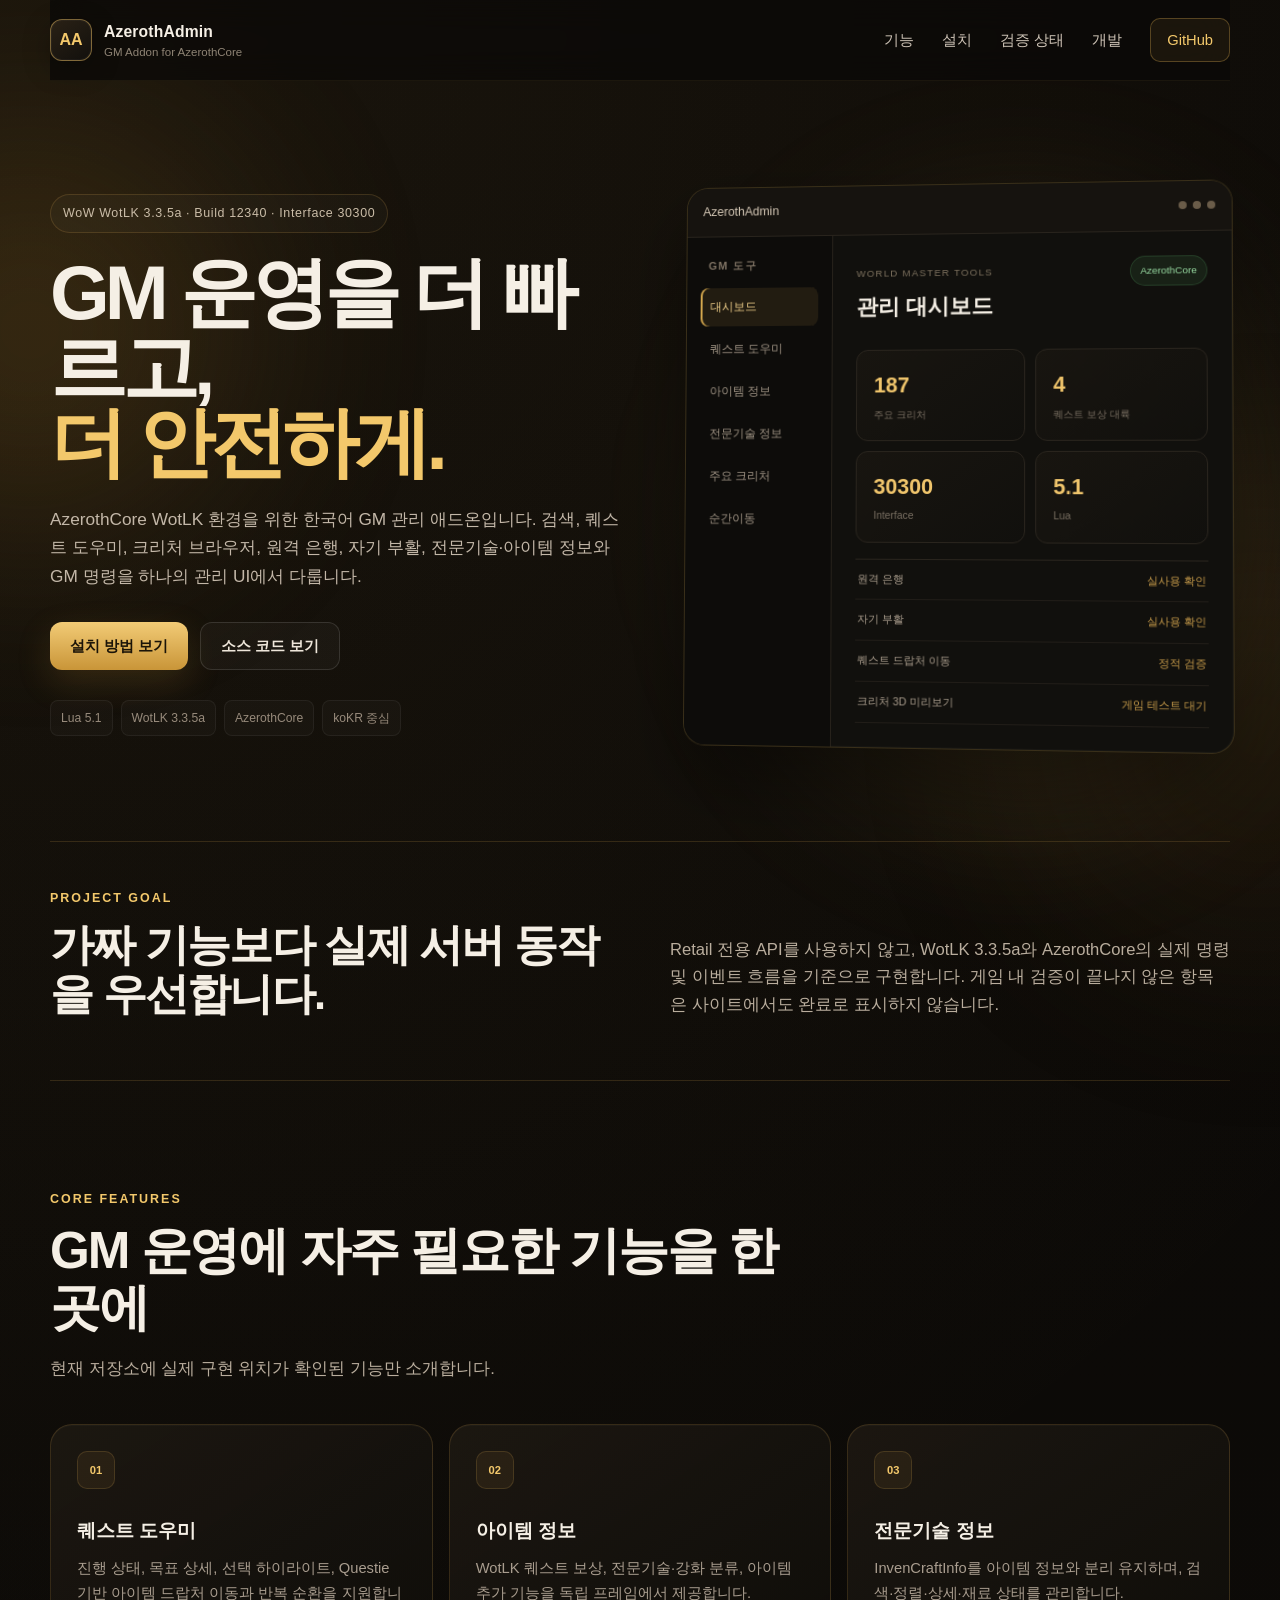
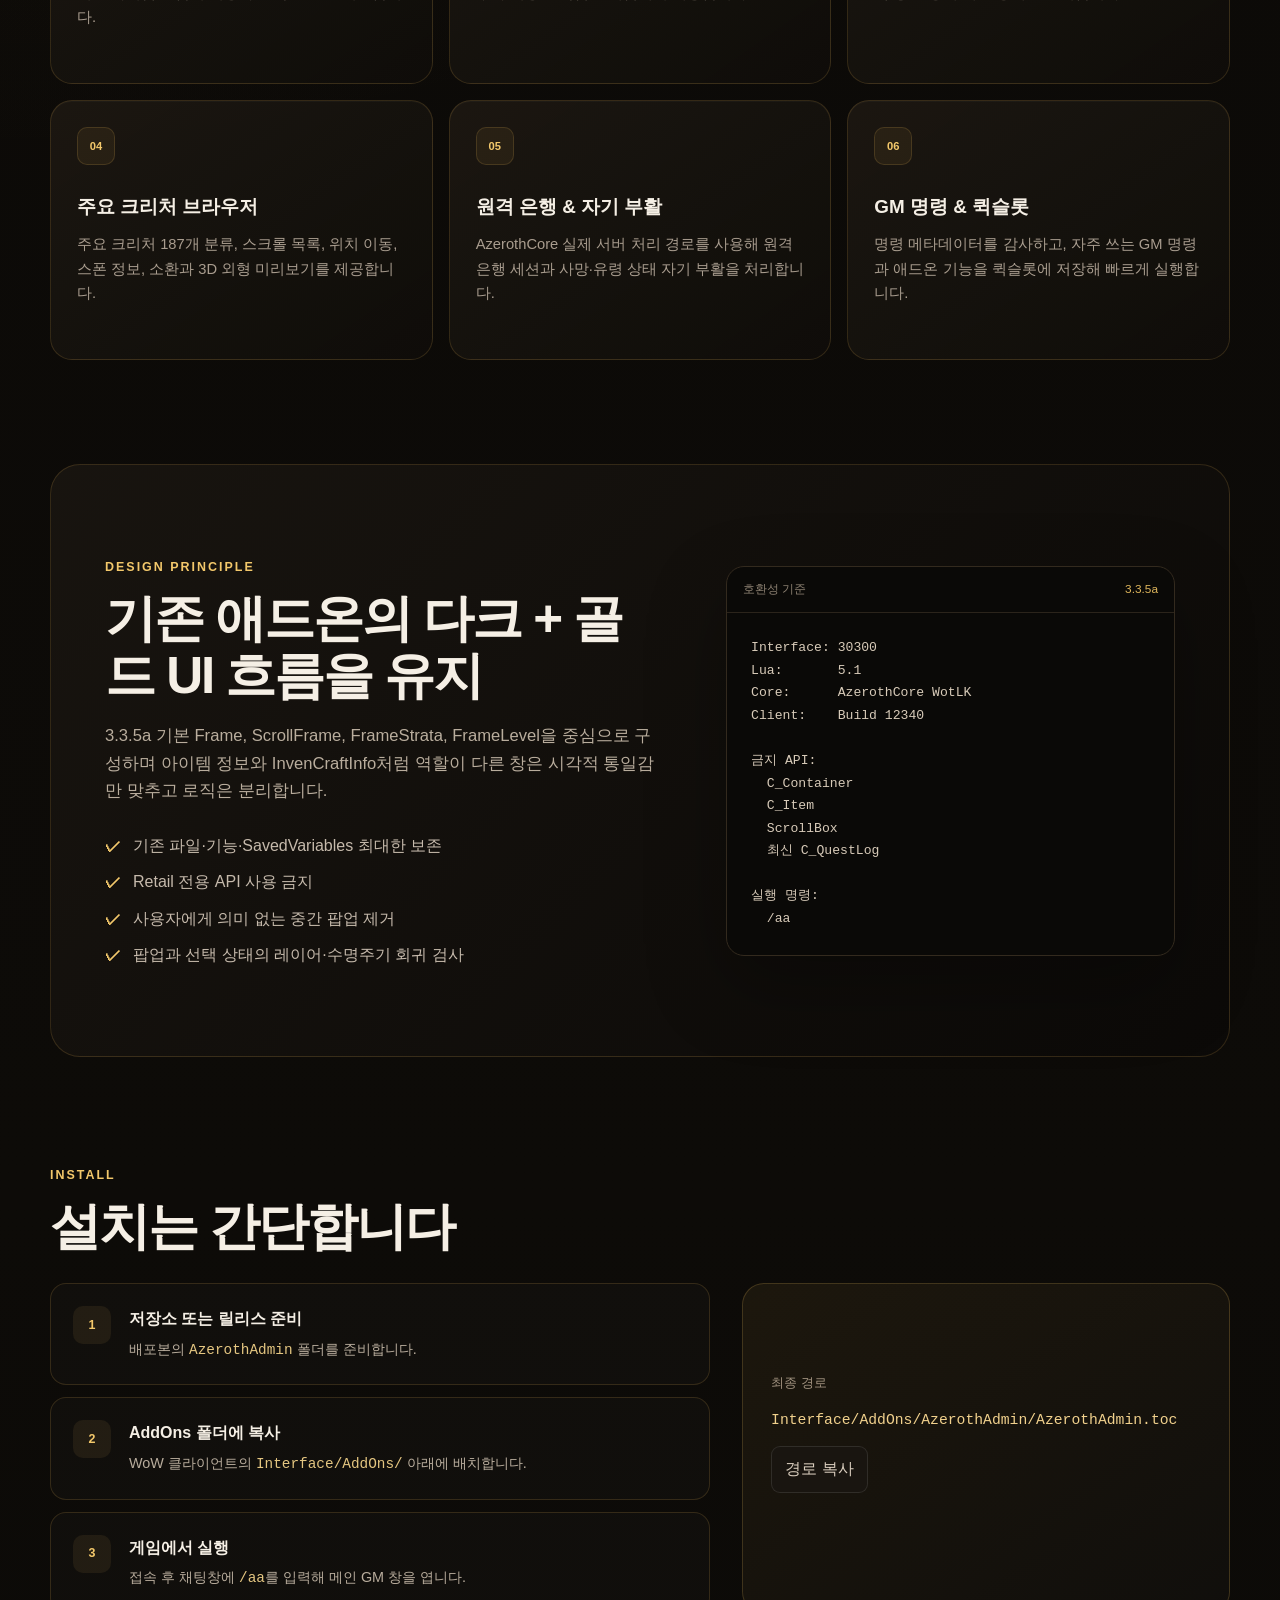
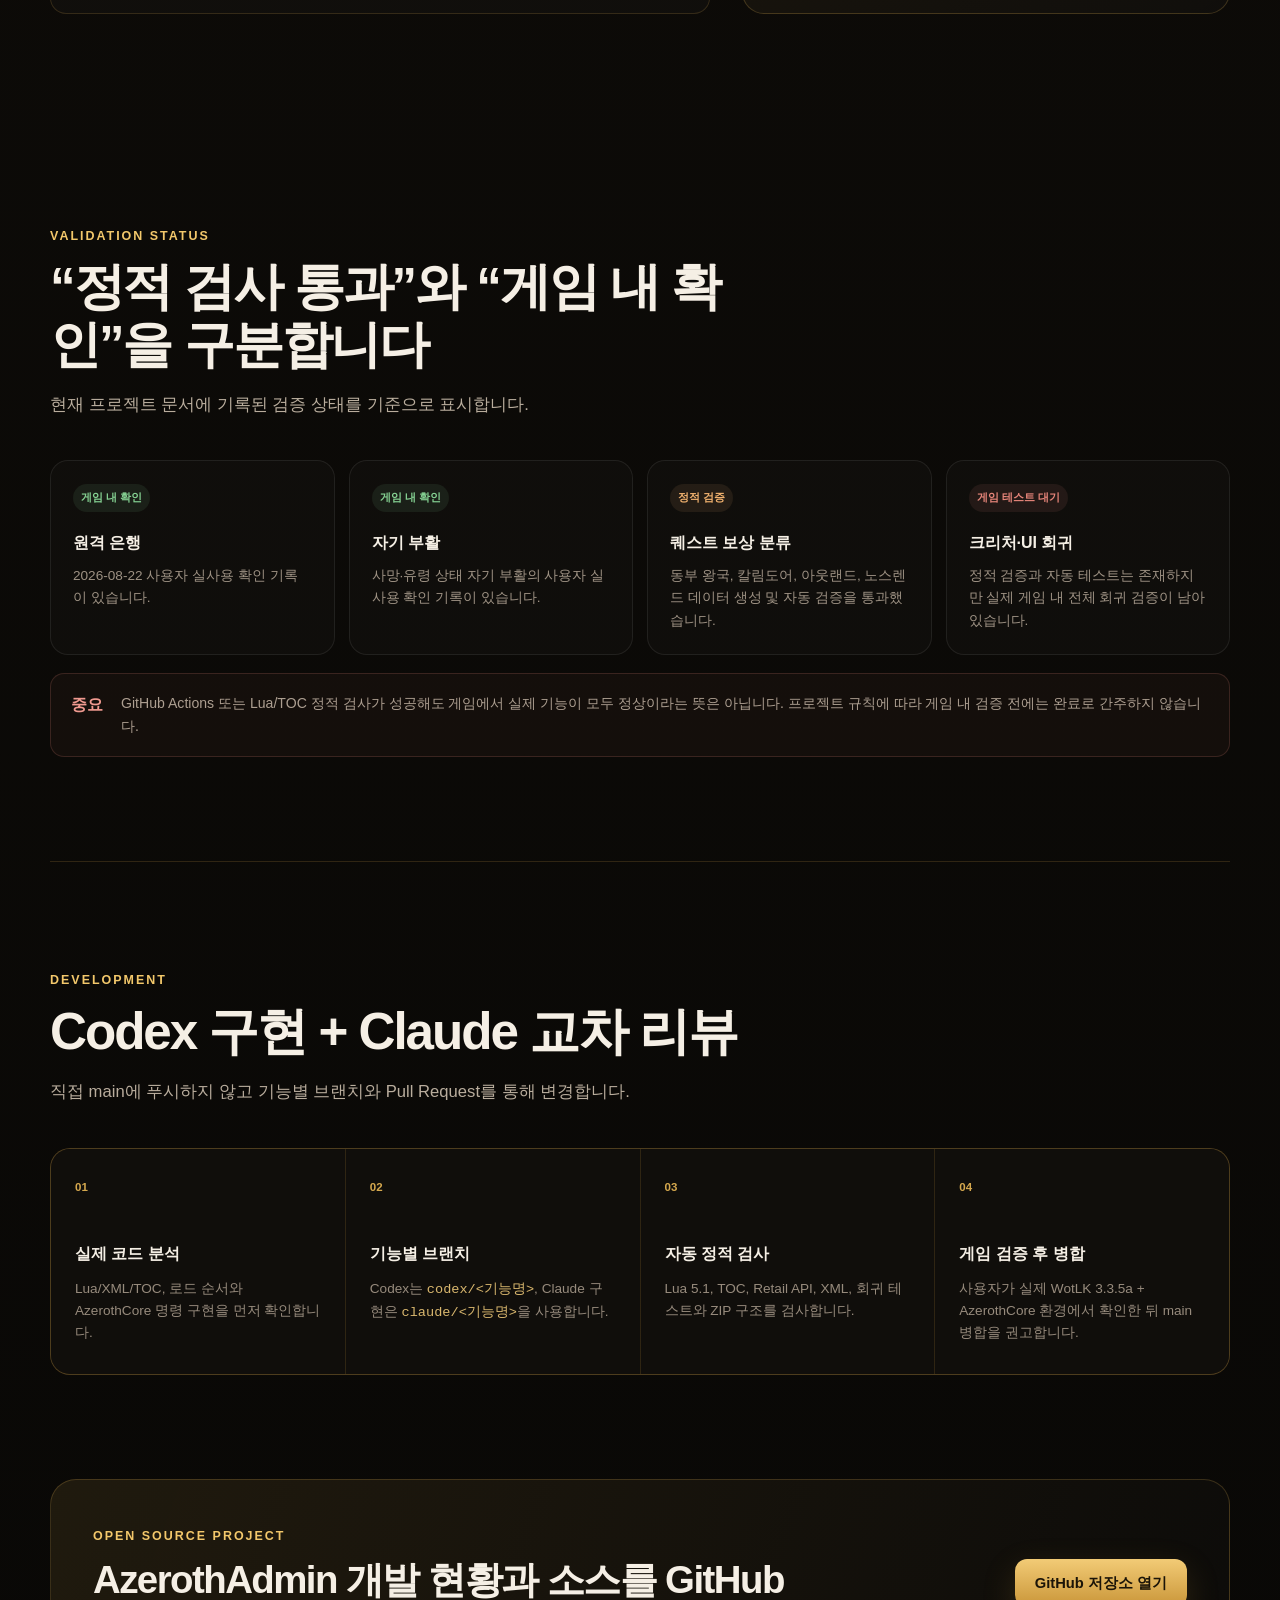
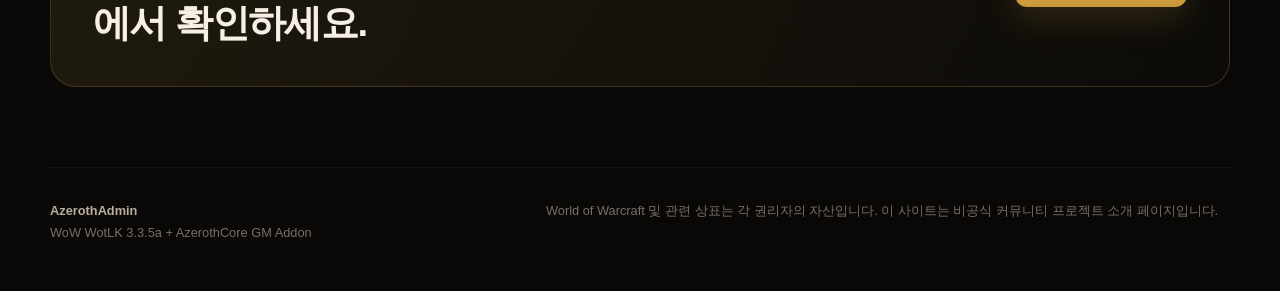
<file: site/index.html>
<!doctype html>
<html lang="ko">
<head>
  <meta charset="utf-8">
  <meta name="viewport" content="width=device-width, initial-scale=1">
  <meta name="description" content="WoW WotLK 3.3.5a Build 12340 + AzerothCore용 AzerothAdmin GM 애드온 프로젝트 사이트">
  <meta name="theme-color" content="#0d0b08">
  <title>AzerothAdmin GM Addon</title>
  <link rel="stylesheet" href="styles.css">
</head>
<body>
  <div class="ambient ambient-one"></div>
  <div class="ambient ambient-two"></div>

  <header class="site-header">
    <a class="brand" href="#top" aria-label="AzerothAdmin 홈">
      <span class="brand-mark">AA</span>
      <span>
        <strong>AzerothAdmin</strong>
        <small>GM Addon for AzerothCore</small>
      </span>
    </a>
    <button class="menu-button" id="menuButton" aria-expanded="false" aria-controls="siteNav">메뉴</button>
    <nav id="siteNav" class="site-nav" aria-label="주요 메뉴">
      <a href="#features">기능</a>
      <a href="#install">설치</a>
      <a href="#status">검증 상태</a>
      <a href="#development">개발</a>
      <a class="nav-cta" href="https://github.com/hilch1981-prog/azerothcore-gm-addon" target="_blank" rel="noreferrer">GitHub</a>
    </nav>
  </header>

  <main id="top">
    <section class="hero section-shell">
      <div class="hero-copy">
        <div class="eyebrow">WoW WotLK 3.3.5a · Build 12340 · Interface 30300</div>
        <h1>GM 운영을 더 빠르고,<br><span>더 안전하게.</span></h1>
        <p class="hero-lead">
          AzerothCore WotLK 환경을 위한 한국어 GM 관리 애드온입니다.
          검색, 퀘스트 도우미, 크리처 브라우저, 원격 은행, 자기 부활,
          전문기술·아이템 정보와 GM 명령을 하나의 관리 UI에서 다룹니다.
        </p>
        <div class="hero-actions">
          <a class="button primary" href="#install">설치 방법 보기</a>
          <a class="button secondary" href="https://github.com/hilch1981-prog/azerothcore-gm-addon" target="_blank" rel="noreferrer">소스 코드 보기</a>
        </div>
        <div class="compatibility-strip" aria-label="호환성">
          <span>Lua 5.1</span>
          <span>WotLK 3.3.5a</span>
          <span>AzerothCore</span>
          <span>koKR 중심</span>
        </div>
      </div>

      <div class="hero-panel" aria-label="애드온 UI 미리보기">
        <div class="mock-window">
          <div class="mock-titlebar">
            <span>AzerothAdmin</span>
            <div class="window-dots"><i></i><i></i><i></i></div>
          </div>
          <div class="mock-body">
            <aside class="mock-sidebar">
              <strong>GM 도구</strong>
              <button class="active">대시보드</button>
              <button>퀘스트 도우미</button>
              <button>아이템 정보</button>
              <button>전문기술 정보</button>
              <button>주요 크리처</button>
              <button>순간이동</button>
            </aside>
            <div class="mock-content">
              <div class="mock-heading">
                <div><small>WORLD MASTER TOOLS</small><h3>관리 대시보드</h3></div>
                <span class="status-pill">AzerothCore</span>
              </div>
              <div class="mock-grid">
                <article><b>187</b><span>주요 크리처</span></article>
                <article><b>4</b><span>퀘스트 보상 대륙</span></article>
                <article><b>30300</b><span>Interface</span></article>
                <article><b>5.1</b><span>Lua</span></article>
              </div>
              <div class="mock-list">
                <div><span>원격 은행</span><em>실사용 확인</em></div>
                <div><span>자기 부활</span><em>실사용 확인</em></div>
                <div><span>퀘스트 드랍처 이동</span><em>정적 검증</em></div>
                <div><span>크리처 3D 미리보기</span><em>게임 테스트 대기</em></div>
              </div>
            </div>
          </div>
        </div>
      </div>
    </section>

    <section class="section-shell intro-band">
      <div>
        <span class="section-kicker">PROJECT GOAL</span>
        <h2>가짜 기능보다 실제 서버 동작을 우선합니다.</h2>
      </div>
      <p>
        Retail 전용 API를 사용하지 않고, WotLK 3.3.5a와 AzerothCore의 실제 명령 및 이벤트 흐름을 기준으로 구현합니다.
        게임 내 검증이 끝나지 않은 항목은 사이트에서도 완료로 표시하지 않습니다.
      </p>
    </section>

    <section id="features" class="section-shell section-block">
      <div class="section-heading">
        <span class="section-kicker">CORE FEATURES</span>
        <h2>GM 운영에 자주 필요한 기능을 한 곳에</h2>
        <p>현재 저장소에 실제 구현 위치가 확인된 기능만 소개합니다.</p>
      </div>
      <div class="feature-grid">
        <article class="feature-card"><span class="feature-icon">01</span><h3>퀘스트 도우미</h3><p>진행 상태, 목표 상세, 선택 하이라이트, Questie 기반 아이템 드랍처 이동과 반복 순환을 지원합니다.</p></article>
        <article class="feature-card"><span class="feature-icon">02</span><h3>아이템 정보</h3><p>WotLK 퀘스트 보상, 전문기술·강화 분류, 아이템 추가 기능을 독립 프레임에서 제공합니다.</p></article>
        <article class="feature-card"><span class="feature-icon">03</span><h3>전문기술 정보</h3><p>InvenCraftInfo를 아이템 정보와 분리 유지하며, 검색·정렬·상세·재료 상태를 관리합니다.</p></article>
        <article class="feature-card"><span class="feature-icon">04</span><h3>주요 크리처 브라우저</h3><p>주요 크리처 187개 분류, 스크롤 목록, 위치 이동, 스폰 정보, 소환과 3D 외형 미리보기를 제공합니다.</p></article>
        <article class="feature-card"><span class="feature-icon">05</span><h3>원격 은행 & 자기 부활</h3><p>AzerothCore 실제 서버 처리 경로를 사용해 원격 은행 세션과 사망·유령 상태 자기 부활을 처리합니다.</p></article>
        <article class="feature-card"><span class="feature-icon">06</span><h3>GM 명령 & 퀵슬롯</h3><p>명령 메타데이터를 감사하고, 자주 쓰는 GM 명령과 애드온 기능을 퀵슬롯에 저장해 빠르게 실행합니다.</p></article>
      </div>
    </section>

    <section class="section-shell showcase">
      <div class="showcase-copy">
        <span class="section-kicker">DESIGN PRINCIPLE</span>
        <h2>기존 애드온의 다크 + 골드 UI 흐름을 유지</h2>
        <p>
          3.3.5a 기본 Frame, ScrollFrame, FrameStrata, FrameLevel을 중심으로 구성하며
          아이템 정보와 InvenCraftInfo처럼 역할이 다른 창은 시각적 통일감만 맞추고 로직은 분리합니다.
        </p>
        <ul class="check-list">
          <li>기존 파일·기능·SavedVariables 최대한 보존</li>
          <li>Retail 전용 API 사용 금지</li>
          <li>사용자에게 의미 없는 중간 팝업 제거</li>
          <li>팝업과 선택 상태의 레이어·수명주기 회귀 검사</li>
        </ul>
      </div>
      <div class="code-card">
        <div class="code-card-top"><span>호환성 기준</span><span class="code-badge">3.3.5a</span></div>
        <pre><code>Interface: 30300
Lua:       5.1
Core:      AzerothCore WotLK
Client:    Build 12340

금지 API:
  C_Container
  C_Item
  ScrollBox
  최신 C_QuestLog

실행 명령:
  /aa</code></pre>
      </div>
    </section>

    <section id="install" class="section-shell section-block">
      <div class="section-heading compact">
        <span class="section-kicker">INSTALL</span>
        <h2>설치는 간단합니다</h2>
      </div>
      <div class="install-layout">
        <div class="steps">
          <article><b>1</b><div><h3>저장소 또는 릴리스 준비</h3><p>배포본의 <code>AzerothAdmin</code> 폴더를 준비합니다.</p></div></article>
          <article><b>2</b><div><h3>AddOns 폴더에 복사</h3><p>WoW 클라이언트의 <code>Interface/AddOns/</code> 아래에 배치합니다.</p></div></article>
          <article><b>3</b><div><h3>게임에서 실행</h3><p>접속 후 채팅창에 <code>/aa</code>를 입력해 메인 GM 창을 엽니다.</p></div></article>
        </div>
        <div class="path-card">
          <small>최종 경로</small>
          <code>Interface/AddOns/AzerothAdmin/AzerothAdmin.toc</code>
          <button id="copyPath" type="button">경로 복사</button>
          <span id="copyMessage" class="copy-message" aria-live="polite"></span>
        </div>
      </div>
    </section>

    <section id="status" class="section-shell section-block">
      <div class="section-heading">
        <span class="section-kicker">VALIDATION STATUS</span>
        <h2>“정적 검사 통과”와 “게임 내 확인”을 구분합니다</h2>
        <p>현재 프로젝트 문서에 기록된 검증 상태를 기준으로 표시합니다.</p>
      </div>
      <div class="status-grid">
        <article class="status-card verified"><span>게임 내 확인</span><h3>원격 은행</h3><p>2026-08-22 사용자 실사용 확인 기록이 있습니다.</p></article>
        <article class="status-card verified"><span>게임 내 확인</span><h3>자기 부활</h3><p>사망·유령 상태 자기 부활의 사용자 실사용 확인 기록이 있습니다.</p></article>
        <article class="status-card static"><span>정적 검증</span><h3>퀘스트 보상 분류</h3><p>동부 왕국, 칼림도어, 아웃랜드, 노스렌드 데이터 생성 및 자동 검증을 통과했습니다.</p></article>
        <article class="status-card pending"><span>게임 테스트 대기</span><h3>크리처·UI 회귀</h3><p>정적 검증과 자동 테스트는 존재하지만 실제 게임 내 전체 회귀 검증이 남아 있습니다.</p></article>
      </div>
      <div class="notice-box">
        <strong>중요</strong>
        <p>GitHub Actions 또는 Lua/TOC 정적 검사가 성공해도 게임에서 실제 기능이 모두 정상이라는 뜻은 아닙니다. 프로젝트 규칙에 따라 게임 내 검증 전에는 완료로 간주하지 않습니다.</p>
      </div>
    </section>

    <section id="development" class="section-shell section-block development">
      <div class="section-heading">
        <span class="section-kicker">DEVELOPMENT</span>
        <h2>Codex 구현 + Claude 교차 리뷰</h2>
        <p>직접 main에 푸시하지 않고 기능별 브랜치와 Pull Request를 통해 변경합니다.</p>
      </div>
      <div class="dev-flow">
        <article><b>01</b><h3>실제 코드 분석</h3><p>Lua/XML/TOC, 로드 순서와 AzerothCore 명령 구현을 먼저 확인합니다.</p></article>
        <article><b>02</b><h3>기능별 브랜치</h3><p>Codex는 <code>codex/&lt;기능명&gt;</code>, Claude 구현은 <code>claude/&lt;기능명&gt;</code>을 사용합니다.</p></article>
        <article><b>03</b><h3>자동 정적 검사</h3><p>Lua 5.1, TOC, Retail API, XML, 회귀 테스트와 ZIP 구조를 검사합니다.</p></article>
        <article><b>04</b><h3>게임 검증 후 병합</h3><p>사용자가 실제 WotLK 3.3.5a + AzerothCore 환경에서 확인한 뒤 main 병합을 권고합니다.</p></article>
      </div>
    </section>

    <section class="section-shell final-cta">
      <div>
        <span class="section-kicker">OPEN SOURCE PROJECT</span>
        <h2>AzerothAdmin 개발 현황과 소스를 GitHub에서 확인하세요.</h2>
      </div>
      <a class="button primary" href="https://github.com/hilch1981-prog/azerothcore-gm-addon" target="_blank" rel="noreferrer">GitHub 저장소 열기</a>
    </section>
  </main>

  <footer class="site-footer section-shell">
    <div><strong>AzerothAdmin</strong><span>WoW WotLK 3.3.5a + AzerothCore GM Addon</span></div>
    <p>World of Warcraft 및 관련 상표는 각 권리자의 자산입니다. 이 사이트는 비공식 커뮤니티 프로젝트 소개 페이지입니다.</p>
  </footer>

  <script src="app.js"></script>
</body>
</html>
</file>
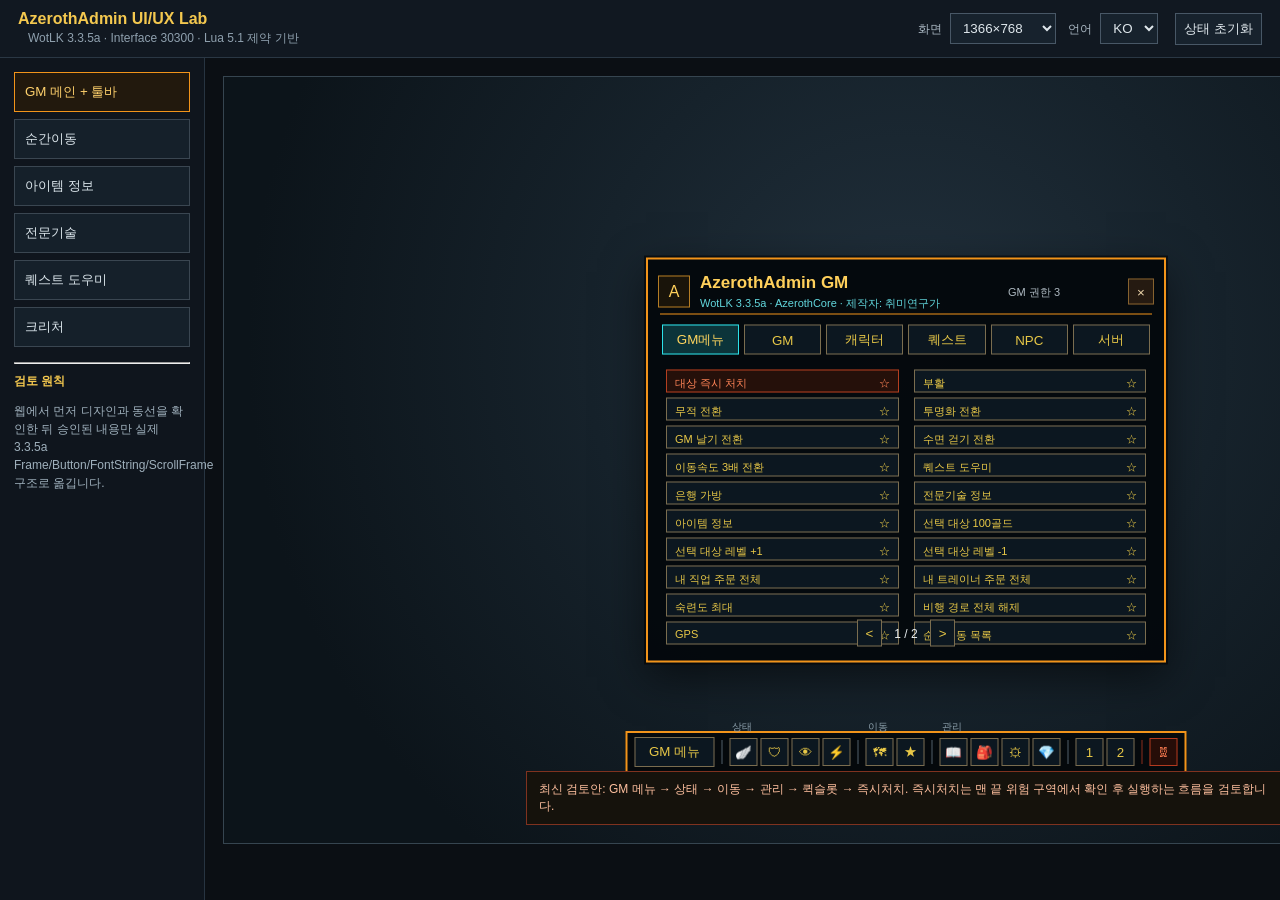
<file: site/ui-lab/index.html>
<!doctype html>
<html lang="ko">
<head>
  <meta charset="utf-8">
  <meta name="viewport" content="width=device-width,initial-scale=1">
  <title>AzerothAdmin UI/UX Lab</title>
  <link rel="stylesheet" href="styles.css">
</head>
<body>
  <header class="lab-topbar">
    <div>
      <strong>AzerothAdmin UI/UX Lab</strong>
      <span>WotLK 3.3.5a · Interface 30300 · Lua 5.1 제약 기반</span>
    </div>
    <div class="controls">
      <label>화면
        <select id="screenSize">
          <option value="1024">1024×768</option>
          <option value="1366" selected>1366×768</option>
          <option value="1920">1920×1080</option>
        </select>
      </label>
      <label>언어
        <select id="locale">
          <option>KO</option><option>EN</option><option>简</option><option>繁</option><option>RU</option>
        </select>
      </label>
      <button id="resetState">상태 초기화</button>
    </div>
  </header>

  <main>
    <aside class="lab-nav">
      <button class="nav-button active" data-view="shell">GM 메인 + 툴바</button>
      <button class="nav-button" data-view="teleport">순간이동</button>
      <button class="nav-button" data-view="item">아이템 정보</button>
      <button class="nav-button" data-view="craft">전문기술</button>
      <button class="nav-button" data-view="quest">퀘스트 도우미</button>
      <button class="nav-button" data-view="creature">크리처</button>
      <hr>
      <div class="note-card">
        <b>검토 원칙</b>
        <p>웹에서 먼저 디자인과 동선을 확인한 뒤 승인된 내용만 실제 3.3.5a Frame/Button/FontString/ScrollFrame 구조로 옮깁니다.</p>
      </div>
    </aside>

    <section class="stage-wrap">
      <div id="stage" class="stage screen-1366">
        <section class="view active" data-view-panel="shell">
          <div class="wow-window shell-window">
            <div class="window-title"><span class="title-icon">A</span><div><b>AzerothAdmin GM</b><small>WotLK 3.3.5a · AzerothCore · 제작자: 취미연구가</small></div><span class="security">GM 권한 3</span><button class="close">×</button></div>
            <div class="accent"></div>
            <div class="tabs"><button class="active">GM메뉴</button><button>GM</button><button>캐릭터</button><button>퀘스트</button><button>NPC</button><button>서버</button></div>
            <div class="command-grid" id="commandGrid"></div>
            <div class="pager"><button>&lt;</button><span>1 / 2</span><button>&gt;</button></div>
          </div>

          <div class="toolbar">
            <button class="gm-menu">GM 메뉴</button>
            <div class="separator"></div>
            <div class="tool-group"><span class="group-label">상태</span><button data-toggle>🪽</button><button data-toggle>🛡</button><button data-toggle>👁</button><button data-toggle>⚡</button></div>
            <div class="separator"></div>
            <div class="tool-group"><span class="group-label">이동</span><button>🗺</button><button>★</button></div>
            <div class="separator"></div>
            <div class="tool-group"><span class="group-label">관리</span><button>📖</button><button>🎒</button><button>⚙</button><button>💎</button></div>
            <div class="separator"></div>
            <div class="quick"><button>1</button><button>2</button></div>
            <div class="separator danger-sep"></div>
            <button class="danger" id="killButton">☠</button>
          </div>
          <div class="callout danger-callout">최신 검토안: GM 메뉴 → 상태 → 이동 → 관리 → 퀵슬롯 → 즉시처치. 즉시처치는 맨 끝 위험 구역에서 확인 후 실행하는 흐름을 검토합니다.</div>
        </section>

        <section class="view" data-view-panel="teleport">
          <div class="wow-window medium-window">
            <div class="window-title"><span class="title-icon">🗺</span><div><b>순간이동 목록</b><small>전체 좌표 <b id="teleportTotal">1,761</b> · 현재 검색 결과 <span id="teleportMatch">1,761</span>개</small></div><button class="close">×</button></div>
            <div class="search-line"><label>검색</label><input value=""><button>지우기</button></div>
            <div class="tabs six"><button class="active">전체</button><button>동부왕국</button><button>칼림도어</button><button>아웃랜드</button><button>노스렌드</button><button>인던·전장</button></div>
            <div class="list simple" id="teleportList"></div>
            <div class="pager"><button>&lt; 이전</button><span>1 / 147</span><button>다음 &gt;</button></div>
          </div>
        </section>

        <section class="view" data-view-panel="item">
          <div class="wow-window large-window">
            <div class="window-title"><span class="title-icon">💎</span><div><b>아이템 정보 · WotLK 3.3.5a</b><small>분류 → 필터 → 검색 → 아이템 선택</small></div><button class="close">×</button></div>
            <div class="three-layout item-layout">
              <div class="left-panel"><h3>분류</h3><div class="category-list" id="itemCategories"></div></div>
              <div class="content-panel wide">
                <div class="filters"><b>종류</b><label><input type="checkbox" checked>도안/주문</label><label><input type="checkbox" checked>무기</label><label><input type="checkbox" checked>방어구</label><label><input type="checkbox" checked>재료</label><label><input type="checkbox" checked>소비품</label></div>
                <div class="filters"><b>등급</b><label><input type="checkbox" checked>일반</label><label><input type="checkbox" checked>고급</label><label><input type="checkbox" checked>희귀</label><label><input type="checkbox" checked>영웅</label></div>
                <div class="search-line compact"><label>한글/ID</label><input><select><option>전체 클래스</option><option>전사</option><option>마법사</option></select><button>검색</button><button>검색 해제</button></div>
                <div class="inline-info">종류/등급/클래스 필터는 짧은 지연 후 자동 반영하고, 검색어 입력은 검색 버튼/Enter로 실행하는 UX입니다.</div>
                <div class="item-grid" id="itemGrid"></div>
                <div class="pager"><button>&lt; 이전</button><span>분류 128개 · 1 / 10</span><button>다음 &gt;</button></div>
              </div>
            </div>
          </div>
        </section>

        <section class="view" data-view-panel="craft">
          <div class="wow-window large-window">
            <div class="window-title"><span class="title-icon">⚙</span><div><b>전문기술 정보 · WotLK 3.3.5a</b><small>제작 목록 · 결과물/재료 · 도안 습득</small></div><button class="close">×</button></div>
            <div class="craft-layout">
              <div class="panel"><h3>전문기술</h3><div class="category-list" id="craftCategories"></div></div>
              <div class="panel recipes">
                <div style="display:flex;align-items:center;justify-content:space-between;gap:8px"><h3 style="margin-bottom:3px">제작 아이템</h3><button class="row-button" style="width:110px">숙련↓</button></div>
                <div class="search-line compact"><input placeholder="제작 아이템 검색" style="min-width:0;flex:1"><button>검색</button></div>
                <div class="inline-info">정렬은 제목 줄로 분리하고 검색창을 넓힌 배치입니다.</div>
                <div class="list" id="recipeList"></div>
              </div>
              <div class="panel details"><h3>결과물</h3><div class="output-card"><div class="fake-icon">⚙</div><div><b>티탄강철 방패 벽</b><small>요구 숙련 450 · 대장기술</small><em>클릭: 수량 선택 → 가방 추가</em></div></div><h3>재료</h3><div class="material">티탄강철 주괴 <span>0 / 8</span></div><div class="material">얼어붙은 보주 <span>2 / 1</span></div><button class="primary">도안 습득 / 제작 지원</button></div>
            </div>
          </div>
        </section>

        <section class="view" data-view-panel="quest">
          <div class="wow-window quest-window">
            <div class="window-title"><span class="title-icon">📖</span><div><b>퀘스트 도우미</b><small>진행 중 퀘스트 · 목표 · 위치</small></div><button class="mini">⟳</button><button class="close">×</button></div>
            <div class="quest-top"><div class="search-line compact"><label>퀘스트 추가</label><input value="얼음왕관"><button>검색</button></div><button class="bot-toggle" id="botToggle">봇 동기화 ▾</button></div>
            <div class="bot-panel" id="botPanel"><label><input type="checkbox"> 없는 퀘스트 자동 추가</label><label><input type="checkbox"> 본캐 조건완료 시 봇 완료</label></div>
            <div class="table quest-table"><div class="tr head"><span>ID</span><span>퀘스트</span><span>Lv</span><span>지역</span><span>상태</span><span>완료 처리</span><span>시작</span><span>종료</span></div><div id="questRows"></div></div>
            <h3 class="selected-heading">목표 상세: [13157] 십자군의 시련</h3>
            <div class="table objective-table"><div class="tr head"><span>유형</span><span>목표/드롭 내용</span><span>위치/드롭</span><span>찾기</span><span>아이템 생성</span></div><div id="objectiveRows"></div></div>
          </div>
        </section>

        <section class="view" data-view-panel="creature">
          <div class="wow-window large-window">
            <div class="window-title"><span class="title-icon">🐉</span><div><b>크리처 정보 · WotLK 3.3.5a</b><small>분류 → 필터 → 명시적 선택 → 액션</small></div><button class="close">×</button></div>
            <div class="three-layout creature-layout">
              <div class="left-panel"><h3>분류</h3><div class="category-list" id="creatureCategories"></div></div>
              <div class="content-panel wide"><div class="filters"><b>확장팩</b><label><input type="checkbox" checked>클래식</label><label><input type="checkbox" checked>불타는 성전</label><label><input type="checkbox" checked>리치 왕의 분노</label></div><div class="filters"><b>소환 조건</b><label><input type="checkbox" checked>지역 제한 가능</label><label><input type="checkbox" checked>일반 지역 NPC</label></div><div class="search-line compact"><label>한글/ID</label><input><button>검색</button><button>전체 DB 검색</button></div><div class="list creature-list" id="creatureList"></div><div class="selection-card" id="creatureSelection">크리처를 선택하세요.</div><div class="actions"><button data-creature-action disabled>위치 이동</button><button data-creature-action disabled>임시 소환</button><button class="danger" id="permanentButton" data-creature-action disabled>영구 생성</button><button data-creature-action disabled>스폰 목록</button><button data-creature-action disabled>☆ 즐겨찾기</button></div><div class="inline-info">필터/검색/카테고리가 바뀌면 자동으로 첫 결과를 선택하지 않으며, 다시 행을 선택하기 전에는 모든 액션이 비활성입니다.</div></div>
            </div>
          </div>
        </section>
      </div>
    </section>
  </main>
  <script src="app.js"></script>
</body>
</html>
</file>
<file: site/styles.css>
:root {
  --bg: #0b0907;
  --bg-soft: #12100d;
  --panel: rgba(24, 20, 15, .78);
  --panel-strong: #17130f;
  --line: rgba(213, 168, 78, .18);
  --gold: #d5a84e;
  --gold-bright: #f3c86b;
  --text: #f5efe5;
  --muted: #b9ad9d;
  --green: #86d394;
  --orange: #f1b26f;
  --red: #e8867b;
  --max: 1180px;
  --radius: 22px;
}

* { box-sizing: border-box; }
html { scroll-behavior: smooth; }
body {
  margin: 0;
  background:
    radial-gradient(circle at top left, rgba(213,168,78,.08), transparent 34%),
    linear-gradient(180deg, #0b0907 0%, #0d0b08 55%, #090806 100%);
  color: var(--text);
  font-family: Pretendard, "Noto Sans KR", "Apple SD Gothic Neo", "Malgun Gothic", sans-serif;
  line-height: 1.65;
  overflow-x: hidden;
}
a { color: inherit; text-decoration: none; }
button, input { font: inherit; }
code, pre { font-family: "Cascadia Code", Consolas, "Courier New", monospace; }

.ambient {
  position: fixed;
  width: 420px;
  height: 420px;
  border-radius: 50%;
  filter: blur(110px);
  pointer-events: none;
  z-index: -1;
  opacity: .18;
}
.ambient-one { top: 120px; left: -180px; background: #c48d2f; }
.ambient-two { right: -190px; top: 520px; background: #6c4c1d; }

.section-shell { width: min(calc(100% - 40px), var(--max)); margin: 0 auto; }
.section-block { padding: 104px 0; }
.section-kicker {
  display: inline-block;
  margin-bottom: 12px;
  color: var(--gold-bright);
  font-size: .78rem;
  font-weight: 800;
  letter-spacing: .16em;
}
.section-heading { max-width: 760px; margin-bottom: 42px; }
.section-heading.compact { margin-bottom: 28px; }
.section-heading h2, .intro-band h2, .showcase h2, .final-cta h2 {
  margin: 0;
  font-size: clamp(2rem, 4vw, 3.7rem);
  line-height: 1.12;
  letter-spacing: -.04em;
}
.section-heading p, .showcase-copy > p, .intro-band > p {
  margin: 18px 0 0;
  color: var(--muted);
  font-size: 1.04rem;
}

.site-header {
  position: sticky;
  top: 0;
  z-index: 100;
  display: flex;
  align-items: center;
  justify-content: space-between;
  width: min(calc(100% - 40px), var(--max));
  margin: 0 auto;
  padding: 18px 0;
  background: rgba(11, 9, 7, .72);
  backdrop-filter: blur(16px);
  border-bottom: 1px solid rgba(213,168,78,.08);
}
.brand { display: inline-flex; align-items: center; gap: 12px; }
.brand-mark {
  display: grid;
  place-items: center;
  width: 42px;
  height: 42px;
  border: 1px solid rgba(243,200,107,.45);
  background: linear-gradient(145deg, #2a2115, #12100d);
  color: var(--gold-bright);
  font-weight: 900;
  border-radius: 12px;
  box-shadow: inset 0 0 0 1px rgba(255,255,255,.03), 0 8px 28px rgba(0,0,0,.28);
}
.brand strong, .brand small { display: block; }
.brand strong { font-size: .98rem; letter-spacing: .01em; }
.brand small { color: #8f8475; font-size: .72rem; margin-top: -2px; }
.site-nav { display: flex; align-items: center; gap: 28px; color: #cfc4b7; font-size: .92rem; }
.site-nav a:hover { color: var(--gold-bright); }
.nav-cta {
  padding: 9px 16px;
  border: 1px solid rgba(213,168,78,.32);
  border-radius: 10px;
  color: var(--gold-bright) !important;
  background: rgba(213,168,78,.08);
}
.menu-button { display: none; }

.hero {
  min-height: 760px;
  display: grid;
  grid-template-columns: 1.02fr .98fr;
  gap: 58px;
  align-items: center;
  padding: 88px 0 80px;
}
.eyebrow {
  display: inline-flex;
  padding: 8px 12px;
  border: 1px solid var(--line);
  border-radius: 999px;
  color: #cbbda8;
  background: rgba(255,255,255,.025);
  font-size: .78rem;
  letter-spacing: .05em;
}
.hero h1 {
  margin: 22px 0 24px;
  font-size: clamp(3.2rem, 6vw, 6.1rem);
  line-height: .98;
  letter-spacing: -.065em;
}
.hero h1 span { color: var(--gold-bright); }
.hero-lead { margin: 0; max-width: 670px; color: #c3b7a8; font-size: 1.08rem; }
.hero-actions { display: flex; flex-wrap: wrap; gap: 12px; margin-top: 32px; }
.button {
  display: inline-flex;
  align-items: center;
  justify-content: center;
  min-height: 48px;
  padding: 0 20px;
  border-radius: 12px;
  font-weight: 800;
  font-size: .92rem;
  transition: transform .2s ease, border-color .2s ease, background .2s ease;
}
.button:hover { transform: translateY(-2px); }
.button.primary {
  color: #1b1408;
  background: linear-gradient(180deg, #f2cb76, #c99538);
  box-shadow: 0 12px 34px rgba(201,149,56,.18);
}
.button.secondary { border: 1px solid rgba(255,255,255,.12); background: rgba(255,255,255,.03); color: #eee6da; }
.compatibility-strip { display: flex; flex-wrap: wrap; gap: 8px; margin-top: 30px; }
.compatibility-strip span {
  padding: 7px 10px;
  border-radius: 8px;
  color: #988b7c;
  background: rgba(255,255,255,.025);
  border: 1px solid rgba(255,255,255,.055);
  font-size: .76rem;
}

.hero-panel { position: relative; }
.hero-panel::before {
  content: "";
  position: absolute;
  inset: 8% -8% -10% 16%;
  border-radius: 50%;
  background: rgba(213,168,78,.16);
  filter: blur(80px);
  z-index: -1;
}
.mock-window {
  overflow: hidden;
  border: 1px solid rgba(213,168,78,.2);
  border-radius: 22px;
  background: #11100d;
  box-shadow: 0 34px 80px rgba(0,0,0,.45), inset 0 0 0 1px rgba(255,255,255,.025);
  transform: perspective(1200px) rotateY(-4deg) rotateX(1.5deg);
}
.mock-titlebar { display: flex; justify-content: space-between; align-items: center; padding: 14px 16px; border-bottom: 1px solid #29241d; background: #16130f; color: #d6c9b7; font-size: .78rem; }
.window-dots { display: flex; gap: 6px; }
.window-dots i { width: 8px; height: 8px; border-radius: 50%; background: #6a5c49; }
.mock-body { display: grid; grid-template-columns: 150px 1fr; min-height: 420px; }
.mock-sidebar { padding: 20px 14px; background: #0d0c0a; border-right: 1px solid #27221b; }
.mock-sidebar strong { display: block; margin: 0 8px 12px; color: #7f7364; font-size: .7rem; letter-spacing: .12em; }
.mock-sidebar button { width: 100%; padding: 10px; margin: 2px 0; border: 0; border-radius: 8px; color: #9f9384; background: transparent; text-align: left; font-size: .72rem; }
.mock-sidebar button.active { color: #f0cf8a; background: rgba(213,168,78,.1); box-shadow: inset 2px 0 0 var(--gold); }
.mock-content { padding: 24px; }
.mock-heading { display: flex; justify-content: space-between; align-items: flex-start; gap: 15px; }
.mock-heading small { color: #7e725f; font-size: .61rem; letter-spacing: .13em; }
.mock-heading h3 { margin: 5px 0 0; font-size: 1.4rem; }
.status-pill { padding: 6px 9px; border-radius: 999px; color: #98dba2; background: rgba(92,182,108,.1); border: 1px solid rgba(92,182,108,.2); font-size: .62rem; }
.mock-grid { display: grid; grid-template-columns: repeat(2, 1fr); gap: 10px; margin-top: 24px; }
.mock-grid article { padding: 17px; border: 1px solid #2a251e; border-radius: 12px; background: linear-gradient(145deg, #181510, #11100d); }
.mock-grid b, .mock-grid span { display: block; }
.mock-grid b { color: #f0c56c; font-size: 1.35rem; }
.mock-grid span { margin-top: 3px; color: #786e61; font-size: .65rem; }
.mock-list { margin-top: 16px; border-top: 1px solid #2a251e; }
.mock-list div { display: flex; justify-content: space-between; gap: 10px; padding: 11px 2px; border-bottom: 1px solid #211d18; font-size: .68rem; color: #a99c8c; }
.mock-list em { color: #c79b4a; font-style: normal; }

.intro-band {
  display: grid;
  grid-template-columns: 1fr 1fr;
  gap: 60px;
  align-items: end;
  padding: 42px 0 62px;
  border-top: 1px solid var(--line);
  border-bottom: 1px solid var(--line);
}
.intro-band h2 { font-size: clamp(1.9rem, 3.4vw, 3.2rem); }
.intro-band > p { margin: 0; }

.feature-grid { display: grid; grid-template-columns: repeat(3, 1fr); gap: 16px; }
.feature-card {
  min-height: 260px;
  padding: 26px;
  border: 1px solid var(--line);
  border-radius: var(--radius);
  background: linear-gradient(145deg, rgba(31,26,19,.82), rgba(15,13,10,.92));
  box-shadow: inset 0 1px 0 rgba(255,255,255,.025);
}
.feature-icon { display: inline-grid; place-items: center; width: 38px; height: 38px; margin-bottom: 26px; border-radius: 10px; color: var(--gold-bright); background: rgba(213,168,78,.08); border: 1px solid rgba(213,168,78,.18); font-size: .7rem; font-weight: 900; }
.feature-card h3 { margin: 0 0 10px; font-size: 1.18rem; }
.feature-card p { margin: 0; color: #a99d8f; font-size: .92rem; }

.showcase {
  display: grid;
  grid-template-columns: 1fr .8fr;
  gap: 60px;
  align-items: center;
  padding: 88px 54px;
  border: 1px solid var(--line);
  border-radius: 30px;
  background: linear-gradient(135deg, rgba(25,21,16,.95), rgba(12,10,8,.96));
}
.check-list { list-style: none; padding: 0; margin: 28px 0 0; display: grid; gap: 10px; }
.check-list li { position: relative; padding-left: 28px; color: #c6baac; }
.check-list li::before { content: "✓"; position: absolute; left: 0; top: 0; color: var(--gold-bright); font-weight: 900; }
.code-card { overflow: hidden; border: 1px solid #332a1e; border-radius: 18px; background: #0a0907; box-shadow: 0 30px 80px rgba(0,0,0,.28); }
.code-card-top { display: flex; justify-content: space-between; padding: 13px 16px; border-bottom: 1px solid #2b241b; color: #8d8172; font-size: .74rem; }
.code-badge { color: #dfb65c; }
.code-card pre { margin: 0; padding: 24px; overflow: auto; color: #d8cbb9; font-size: .82rem; line-height: 1.72; }

.install-layout { display: grid; grid-template-columns: 1.15fr .85fr; gap: 32px; }
.steps { display: grid; gap: 12px; }
.steps article { display: flex; gap: 18px; padding: 22px; border: 1px solid var(--line); border-radius: 16px; background: rgba(255,255,255,.018); }
.steps article > b { display: grid; place-items: center; flex: 0 0 38px; height: 38px; border-radius: 10px; background: rgba(213,168,78,.09); color: var(--gold-bright); font-size: .78rem; }
.steps h3 { margin: 0 0 5px; font-size: 1rem; }
.steps p { margin: 0; color: var(--muted); font-size: .9rem; }
.steps code { color: #e4c681; }
.path-card { align-self: stretch; display: flex; flex-direction: column; justify-content: center; gap: 14px; padding: 28px; border-radius: var(--radius); border: 1px solid rgba(213,168,78,.23); background: linear-gradient(145deg, rgba(213,168,78,.08), rgba(255,255,255,.02)); }
.path-card small { color: #a29380; }
.path-card code { overflow-wrap: anywhere; color: #f1d18d; font-size: .92rem; }
.path-card button { align-self: flex-start; padding: 9px 13px; border: 1px solid rgba(255,255,255,.1); border-radius: 9px; background: #191510; color: #d9cdbd; cursor: pointer; }
.copy-message { min-height: 1.4em; color: #8fd29c; font-size: .8rem; }

.status-grid { display: grid; grid-template-columns: repeat(4, 1fr); gap: 14px; }
.status-card { padding: 22px; border-radius: 18px; border: 1px solid rgba(255,255,255,.075); background: rgba(255,255,255,.018); }
.status-card span { display: inline-block; margin-bottom: 18px; padding: 5px 8px; border-radius: 999px; font-size: .68rem; font-weight: 800; }
.status-card h3 { margin: 0 0 8px; font-size: 1rem; }
.status-card p { margin: 0; color: #9e9284; font-size: .85rem; }
.status-card.verified span { color: var(--green); background: rgba(134,211,148,.09); }
.status-card.static span { color: var(--orange); background: rgba(241,178,111,.09); }
.status-card.pending span { color: var(--red); background: rgba(232,134,123,.09); }
.notice-box { display: grid; grid-template-columns: auto 1fr; gap: 18px; align-items: start; margin-top: 18px; padding: 18px 20px; border: 1px solid rgba(232,134,123,.18); border-radius: 14px; background: rgba(232,134,123,.045); }
.notice-box strong { color: #f09a90; }
.notice-box p { margin: 0; color: #ad9f91; font-size: .88rem; }

.development { border-top: 1px solid var(--line); }
.dev-flow { display: grid; grid-template-columns: repeat(4, 1fr); gap: 1px; overflow: hidden; border: 1px solid var(--line); border-radius: 20px; background: var(--line); }
.dev-flow article { padding: 24px; background: #100e0b; min-height: 225px; }
.dev-flow b { color: var(--gold); font-size: .72rem; }
.dev-flow h3 { margin: 42px 0 10px; font-size: 1rem; }
.dev-flow p { margin: 0; color: #978b7d; font-size: .85rem; }
.dev-flow code { color: #d9b76e; }

.final-cta {
  display: flex;
  align-items: center;
  justify-content: space-between;
  gap: 30px;
  margin-bottom: 80px;
  padding: 42px;
  border: 1px solid rgba(213,168,78,.22);
  border-radius: 26px;
  background: linear-gradient(110deg, rgba(213,168,78,.11), rgba(255,255,255,.015));
}
.final-cta h2 { max-width: 720px; font-size: clamp(1.65rem, 3vw, 2.6rem); }
.site-footer { display: grid; grid-template-columns: .8fr 1.2fr; gap: 40px; padding: 32px 0 48px; border-top: 1px solid rgba(255,255,255,.06); color: #796f63; font-size: .8rem; }
.site-footer strong, .site-footer span { display: block; }
.site-footer strong { color: #b9ad9e; }
.site-footer p { margin: 0; }

@media (max-width: 980px) {
  .hero { grid-template-columns: 1fr; min-height: 0; padding-top: 64px; }
  .hero-copy { max-width: 780px; }
  .mock-window { transform: none; }
  .feature-grid { grid-template-columns: repeat(2, 1fr); }
  .showcase { grid-template-columns: 1fr; padding: 54px 34px; }
  .status-grid { grid-template-columns: repeat(2, 1fr); }
  .dev-flow { grid-template-columns: repeat(2, 1fr); }
  .site-nav { gap: 18px; }
}

@media (max-width: 760px) {
  .section-shell, .site-header { width: min(calc(100% - 28px), var(--max)); }
  .site-header { padding: 14px 0; }
  .menu-button { display: block; border: 1px solid rgba(213,168,78,.2); border-radius: 9px; background: rgba(213,168,78,.06); color: #d6bd87; padding: 8px 11px; }
  .site-nav { display: none; position: absolute; top: 70px; left: 0; right: 0; flex-direction: column; align-items: stretch; gap: 0; padding: 10px; border: 1px solid var(--line); border-radius: 14px; background: #120f0c; box-shadow: 0 20px 50px rgba(0,0,0,.35); }
  .site-nav.open { display: flex; }
  .site-nav a { padding: 12px; }
  .nav-cta { margin-top: 4px; }
  .hero { gap: 38px; padding: 54px 0 56px; }
  .hero h1 { font-size: clamp(3rem, 14vw, 4.8rem); }
  .mock-body { grid-template-columns: 110px 1fr; }
  .mock-sidebar { padding: 15px 8px; }
  .mock-sidebar button { padding: 8px; font-size: .62rem; }
  .mock-content { padding: 17px; }
  .intro-band, .install-layout, .site-footer { grid-template-columns: 1fr; gap: 28px; }
  .feature-grid, .status-grid, .dev-flow { grid-template-columns: 1fr; }
  .section-block { padding: 76px 0; }
  .showcase { width: min(calc(100% - 28px), var(--max)); padding: 40px 22px; }
  .final-cta { flex-direction: column; align-items: flex-start; padding: 28px; }
  .site-footer { gap: 18px; }
}

@media (max-width: 520px) {
  .brand small { display: none; }
  .mock-body { grid-template-columns: 1fr; }
  .mock-sidebar { display: none; }
  .mock-grid { grid-template-columns: 1fr 1fr; }
  .hero-actions .button { width: 100%; }
  .notice-box { grid-template-columns: 1fr; gap: 6px; }
}
</file>
<file: site/ui-lab/styles.css>
*{box-sizing:border-box}body{margin:0;background:#0b0f14;color:#dfe7ec;font-family:Arial,"Malgun Gothic",sans-serif}.lab-topbar{height:58px;display:flex;align-items:center;justify-content:space-between;padding:0 18px;background:#111821;border-bottom:1px solid #2a3744}.lab-topbar strong{display:block;color:#f4c84f}.lab-topbar span{font-size:12px;color:#8fa0ae;margin-left:10px}.controls{display:flex;gap:12px;align-items:center}.controls label{font-size:12px;color:#aab7c2}.controls select,.controls button{margin-left:5px;background:#17222d;color:#dfe7ec;border:1px solid #485766;padding:6px 8px}main{display:flex;height:calc(100vh - 58px)}.lab-nav{width:205px;padding:14px;background:#0f151d;border-right:1px solid #273441}.nav-button{width:100%;text-align:left;margin-bottom:7px;padding:10px;background:#15202a;color:#dce6ec;border:1px solid #3a4651}.nav-button.active{border-color:#f2941a;color:#ffd16c;background:#22190d}.note-card{font-size:12px;color:#9fb0bc;line-height:1.5}.note-card b{color:#f4c84f}.stage-wrap{flex:1;overflow:auto;padding:18px}.stage{position:relative;margin:auto;background:radial-gradient(circle at 50% 35%,#21303c 0,#16222b 38%,#0c141a 78%);border:1px solid #364550;min-height:700px;overflow:hidden}.screen-1024{width:1024px;height:768px}.screen-1366{width:1366px;height:768px}.screen-1920{width:1600px;height:900px}.view{display:none;position:absolute;inset:0}.view.active{display:block}.wow-window{position:absolute;left:50%;top:50%;transform:translate(-50%,-50%);background:rgba(5,9,13,.985);border:2px solid #f2941a;box-shadow:0 0 0 2px rgba(0,0,0,.55),0 14px 40px rgba(0,0,0,.55);padding:10px;color:#e8edf0}.shell-window{width:520px;height:405px}.medium-window{width:500px;height:470px}.large-window{width:900px;height:610px}.quest-window{width:880px;height:600px}.window-title{height:44px;display:flex;align-items:center;gap:10px}.window-title b{display:block;color:#ffd05b;font-size:17px}.window-title small{display:block;color:#62d7dd;font-size:11px;margin-top:3px}.title-icon,.fake-icon{width:32px;height:32px;display:grid;place-items:center;border:1px solid #b47d25;background:#19140a;color:#ffd05b}.security{margin-left:auto;color:#aeb9c1;font-size:11px}.close,.mini{margin-left:auto;width:26px;height:26px;background:#251a11;border:1px solid #86622f;color:#f0d8ad}.window-title .mini+.close{margin-left:4px}.accent{height:1px;background:#f2941a;margin:0 2px 10px}.tabs{display:grid;grid-template-columns:repeat(6,1fr);gap:5px;margin:0 4px 10px}.tabs button,.command-grid button,.pager button,.toolbar button,.search-line button,.category-list button,.actions button,.primary,.bot-toggle{background:#0c1720;border:1px solid #7a6d4f;color:#e8c847;padding:5px 8px}.tabs button.active,.category-list button.active{background:#0c343a;border-color:#2ce2e9;color:#ffd55e}.command-grid{display:grid;grid-template-columns:1fr 1fr;gap:5px 15px;padding:5px 8px}.command-grid button{text-align:left;height:23px;font-size:11px}.command-grid button.danger{border-color:#b43f20;color:#ff8457;background:#25100a}.pager{position:absolute;bottom:14px;left:0;right:0;display:flex;justify-content:center;align-items:center;gap:12px;font-size:12px}.toolbar{position:absolute;left:50%;bottom:70px;transform:translateX(-50%);height:42px;display:flex;align-items:center;gap:5px;padding:5px 7px;background:#05090c;border:2px solid #f2941a}.tool-group{position:relative;display:flex;gap:3px}.tool-group button,.quick button,.toolbar>.danger{width:28px;height:28px;padding:0}.group-label{position:absolute;top:-18px;left:2px;color:#8ea1ad;font-size:10px}.separator{width:1px;height:24px;background:#53606a;margin:0 2px}.danger-sep{background:#8b2f1d}.toolbar .danger,.actions .danger{border-color:#b33a1f;background:#260d08;color:#ff7d52}.toolbar button.toggle-on{border-color:#4fff85;background:#0b351a}.gm-menu{width:80px}.quick{display:flex;gap:3px}.callout{position:absolute;left:50%;bottom:18px;transform:translateX(-50%);width:760px;padding:9px 12px;border:1px solid #6f5a39;background:#15120c;font-size:12px;color:#cbd5da}.danger-callout{border-color:#7f321f;color:#ffc09f}.search-line{display:flex;gap:7px;align-items:center;margin:5px 10px 12px}.search-line label{color:#f1c34a}.search-line input,.search-line select{height:25px;background:#071017;border:1px solid #365664;color:#eef5f7;padding:3px 7px;flex:1}.search-line.compact{margin:8px 0}.six{margin-top:8px}.list.simple{margin:10px 12px}.list.simple div,.list>div{padding:7px 9px;margin-bottom:4px;background:#0b151d;border:1px solid #384852;font-size:12px}.three-layout{display:grid;grid-template-columns:205px 1fr;gap:16px;height:525px}.left-panel,.panel{background:#081017;border:1px solid #564d3d;padding:8px;overflow:auto}.left-panel h3,.panel h3,.selected-heading{margin:3px 0 8px;color:#f4c84f;font-size:13px}.category-list{display:flex;flex-direction:column;gap:4px}.category-list button{text-align:left}.content-panel{position:relative}.filters{display:flex;align-items:center;gap:10px;height:29px;font-size:11px}.filters b{color:#f4c84f}.filters label{color:#c9d4da}.inline-info{font-size:11px;color:#75d8e1;margin:6px 0}.item-grid{display:grid;grid-template-columns:1fr 1fr;gap:6px;margin-top:8px}.item-card{height:44px;padding:5px 8px;background:#08141c;border:1px solid #384b57;display:flex;gap:8px;align-items:center}.item-card b{display:block;color:#dce7ef;font-size:12px}.item-card small{display:block;color:#86b5c9;font-size:10px}.item-card .fake-icon{width:32px;height:32px}.craft-layout{display:grid;grid-template-columns:170px 308px 1fr;gap:9px;height:520px}.recipes .list{margin-top:8px}.output-card{height:82px;border:1px solid #615a46;background:#0a151c;padding:9px;display:flex;gap:10px}.output-card b,.output-card small,.output-card em{display:block}.output-card small{color:#7fc4d8;font-size:11px;margin-top:5px}.output-card em{color:#7be6a0;font-size:10px;margin-top:5px}.material{padding:8px;border-bottom:1px solid #26343e;font-size:12px}.material span{float:right;color:#8adca0}.primary{margin-top:12px;width:100%;border-color:#4c9960;color:#a8f0bb}.quest-top{display:flex;align-items:center;justify-content:space-between}.quest-top .search-line{width:600px;margin-left:0}.bot-panel{display:none;margin:0 0 8px 520px;padding:7px;border:1px solid #53606a;background:#0a1319;font-size:11px}.bot-panel.show{display:flex;gap:15px}.table{border:1px solid #2d3a43}.tr{display:grid;align-items:center;min-height:28px;border-bottom:1px solid #1e2a32;font-size:11px}.tr.head{background:#111c24;color:#75d8e1;font-weight:bold}.quest-table .tr{grid-template-columns:58px 235px 50px 130px 80px 78px 78px 78px}.objective-table .tr{grid-template-columns:70px 1fr 95px 75px 95px}.tr span{padding:4px 7px}.status-badge{display:inline-block;padding:3px 6px;border:1px solid #51606a;background:#111b22}.status-badge.done{border-color:#3f9a58;color:#9bf3af}.status-badge.progress{border-color:#b69334;color:#ffdb70}.row-button{padding:4px;background:#0c1720;border:1px solid #6f6247;color:#e8c847}.selected-heading{margin-top:12px}.creature-list{height:292px;overflow:auto}.creature-row{cursor:pointer}.creature-row.selected{border-color:#efa428;background:#22180a}.restriction{color:#ffaf5a}.selection-card{margin-top:8px;padding:8px;border:1px solid #625844;background:#0c151c;color:#ffd05b}.actions{display:flex;gap:7px;margin-top:8px}.actions button:disabled{opacity:.35}.panel.details{overflow:hidden}@media(max-width:900px){.lab-nav{display:none}.stage-wrap{padding:0}.stage{transform-origin:top left;transform:scale(.75)}}
</file>
